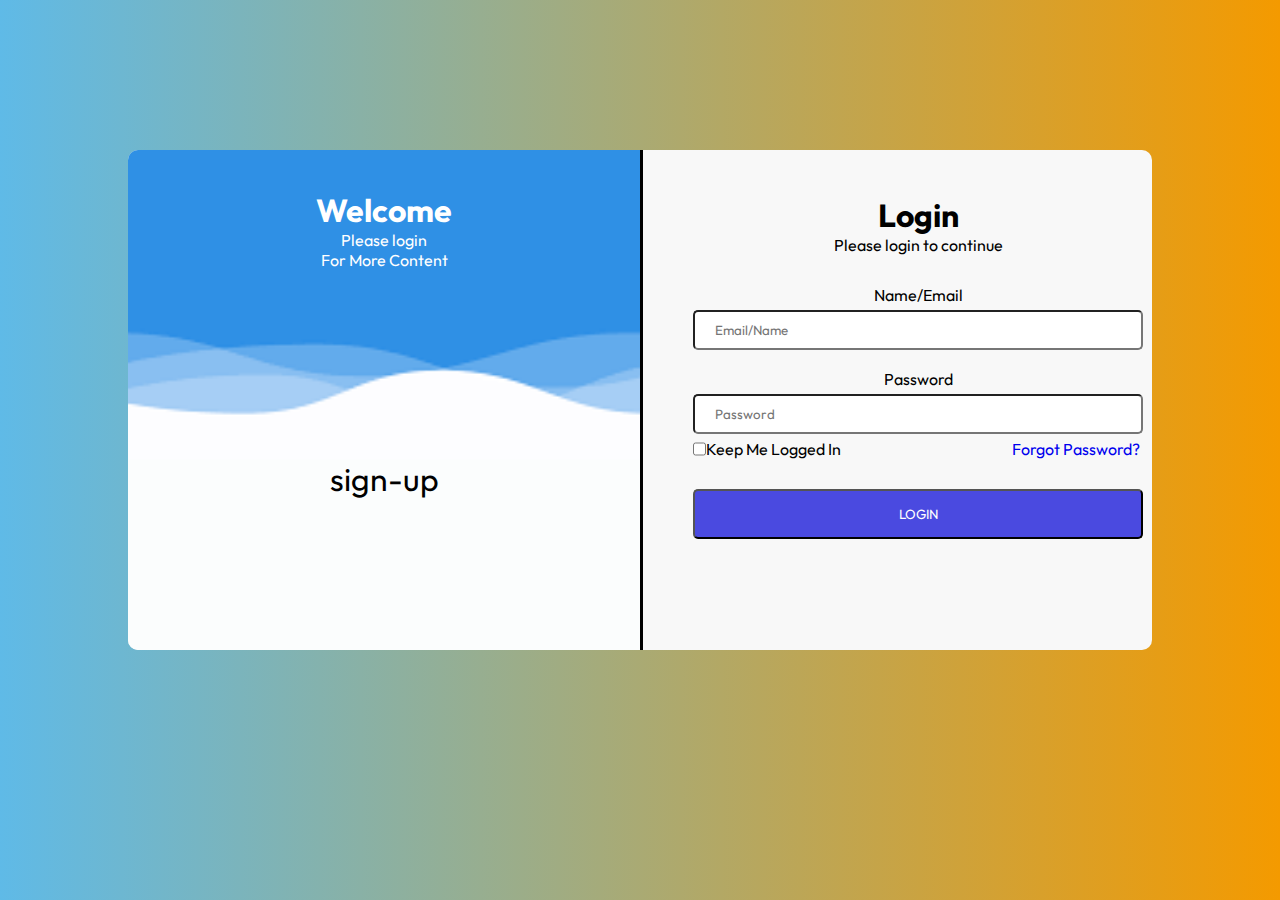
<file: sign-up.html>
<!DOCTYPE html>
<html lang="en">
<head>
    <meta charset="UTF-8">
    <meta name="viewport" content="width=device-width, initial-scale=1.0">
    <title>Log-in</title>
    <link rel="shortcut icon" type="image/png" href="./assets/icons8-login-30.png">
    <link rel="stylesheet" href="./sign-up.css">
</head>
<body>
    <div class="container2">
        <div class="left-container">
            <h1>Welcome</h1>
            <p>Please login</p>
            <p>For More Content</p>
            <div class="sign-up">
                <a href="./sign-up2.html">sign-up</a>
            </div>
        </div>
        <div class="right-container">
            <div class="pleaselogin">
            <h1>Login</h1>
            <p>Please login to continue</p>
            </div>
            <div class="input">
            <p for="email">Name/Email</p>
            <input id="input1" type="email" placeholder="Email/Name"  name="email" required />
            <p for="pass">Password</p>
            <input id="input2" type="password" placeholder="Password" name="pass" required/>
            </div>
    
            <div class="check">
                <div class="checkbox1">
                <input type="checkbox"><p id="left-hand">Keep Me Logged In</p>
            </div>
            <div class="checkbox2">
                <a href="#">Forgot Password?</a>
            </div>
            </div>
            <div class="loginbutton">
                <button onclick="login()">LOGIN</button>
            </div>

        </div>
    </div>
    <script src="./script1.js"></script>
</body>
</html>
</file>
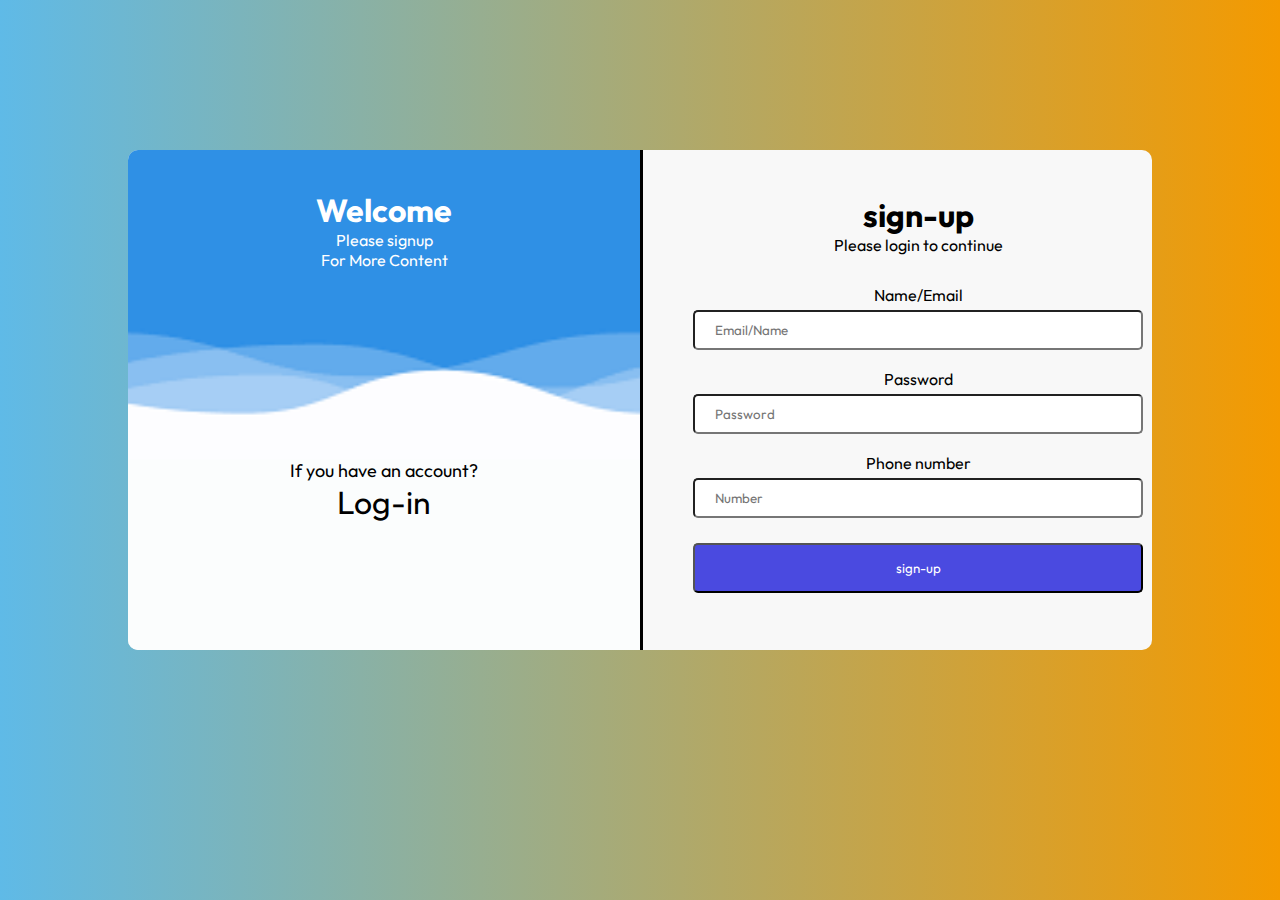
<file: sign-up2.html>
<!DOCTYPE html>
<html lang="en">
<head>
    <meta charset="UTF-8">
    <meta name="viewport" content="width=device-width, initial-scale=1.0">
    <title>Log-in</title>
    <link rel="shortcut icon" type="image/png" href="./assets/icons8-login-30.png">
    <link rel="stylesheet" href="./sign-up3.css">
</head>
<body>
    <div class="container2">
        <div class="left-container">
            <h1>Welcome</h1>
            <p>Please signup</p>
            <p>For More Content</p>
            <div class="sign-up">
                <p class="para">If you have an account?</p>
                <a href="./sign-up.html">Log-in</a>
            </div>
        </div>
        <div class="right-container">
            <div class="pleaselogin">
            <h1>sign-up</h1>
            <p>Please login to continue</p>
            </div>
            <div class="input">
            <p for="email">Name/Email</p>
            <input id="input-1" type="email" placeholder="Email/Name" required name="email" />
            <p for="pass">Password</p>
            <input id="input-2" type="password" placeholder="Password" required name="pass"/>
            <p for="phone">Phone number</p>
            <input id="input-3" type="number" placeholder="Number" required name="phone"/>
            </div>
            <div class="loginbutton">
                <button onclick="signup()">sign-up</button>
            </div>
            </div>

        </div>
    </div>
    <script src="./script1.js"></script>
</body>
</html>
</file>
<file: sign-up.css>
@import url('https://fonts.googleapis.com/css2?family=Outfit:wght@100..900&display=swap');

*{
    padding: 0;
    margin: 0;
    font-family: outfit;
    box-sizing: border-box;
}
body{
    background:linear-gradient(90deg, rgb(95, 186, 231), rgb(244, 154, 0));
    background-attachment: fixed;
}
.container2{
    background: #f8f8f8;
    border-radius: 5px;
    width: 80%;
    margin-left:auto;
    margin-right: auto;
    margin-top: 150px;
    margin-bottom: 150px;
    /* border: 2px solid black; */
    display: flex;
    border-radius: 10px;
    /* box-shadow: 8px 8px 5px rgb(67, 51, 71); */
}

.right-container{
    /* margin-left: 20%; */
    border-left: 3px solid black;
    /* border-radius: 0 5px 5px 0; */
    height: 500px;
    padding: 50px 0 50px 50px;
    line-height: 30px;
    text-align: left;
    position: relative;
}
.left-container{
    padding: 20px;
    width: 50%;
    border-radius: 10px 0px 0px 10px;
}
.container2 .right-container{
    justify-content: center;
}
.right-container h1 {
    text-align: center;
}
.right-container p{
    text-align: center;
}
.pleaselogin{
    margin-bottom: 20px;
}
.right-container .input input{
    outline: none;
    border-radius: 5px;
    padding: 10px 20px;
    width: 450px;
}
.check{
    display: flex;
    gap: 38%;
}
.check .checkbox1{
    display: flex;
    text-align: left;
}
.check .checkbox2 a{
    text-decoration: none;
}
.input p{
    margin-top: 14px;
}
.left-container h1,p{
    text-align: center;
}
.container2 .left-container h1{
    margin-top: 20px;
}
.loginbutton button{
    position: absolute;
    width: 90%;
    padding: 15px;
    text-align: center;
    margin-top: 25px;
    background: rgb(74, 74, 224);
    color: white;
    border-radius: 5px;
    cursor: pointer;
}
/* .container .left-container .img1{
    transform: rotate(180deg);
    background-size: cover;
    
} */
.container2 .left-container{
    background-image: url(./assets/down5.png);
    background-size: cover;
    color: white;
}
.sign-up{
    margin-top: 40%;
    text-align: center;
    font-size: 32px;
}
.sign-up a{
    text-decoration: none;
    color: black;
}
</file>
<file: sign-up3.css>
@import url('https://fonts.googleapis.com/css2?family=Outfit:wght@100..900&display=swap');

*{
    padding: 0;
    margin: 0;
    font-family: outfit;
    box-sizing: border-box;
}
body{
    background:linear-gradient(90deg, rgb(95, 186, 231), rgb(244, 154, 0));
    background-attachment: fixed;
}
.container2{
    background: #f8f8f8;
    border-radius: 5px;
    width: 80%;
    margin-left:auto;
    margin-right: auto;
    margin-top: 150px;
    margin-bottom: 150px;
    /* border: 2px solid black; */
    display: flex;
    border-radius: 10px;
    /* box-shadow: 8px 8px 5px rgb(67, 51, 71); */
}

.right-container{
    /* margin-left: 20%; */
    border-left: 3px solid black;
    /* border-radius: 0 5px 5px 0; */
    height: 500px;
    padding: 50px 0 50px 50px;
    line-height: 30px;
    text-align: left;
    position: relative;
}
.left-container{
    padding: 20px;
    width: 50%;
    border-radius: 10px 0px 0px 10px;
}
.container2 .right-container{
    justify-content: center;
}
.right-container h1 {
    text-align: center;
}
.right-container p{
    text-align: center;
}
.pleaselogin{
    margin-bottom: 20px;
}
.right-container .input input{
    outline: none;
    border-radius: 5px;
    padding: 10px 20px;
    width: 450px;
}
.check{
    display: flex;
    gap: 38%;
}
.check .checkbox1{
    display: flex;
    text-align: left;
}
.check .checkbox2 a{
    text-decoration: none;
}
.input p{
    margin-top: 14px;
}
.left-container h1,p{
    text-align: center;
}
.container2 .left-container h1{
    margin-top: 20px;
}
.loginbutton button{
    position: absolute;
    width: 90%;
    padding: 15px;
    text-align: center;
    margin-top: 25px;
    background: rgb(74, 74, 224);
    color: white;
    border-radius: 5px;
    cursor: pointer;
}
/* .container .left-container .img1{
    transform: rotate(180deg);
    background-size: cover;
    
} */
.container2 .left-container{
    background-image: url(./assets/down5.png);
    background-size: cover;
    color: white;
}
.sign-up{
    margin-top: 40%;
    text-align: center;
    font-size: 32px;
}
.sign-up a{
    text-decoration: none;
    color: black;
}
.sign-up .para{
    color: black;
    font-size: 18px;
}
</file>
